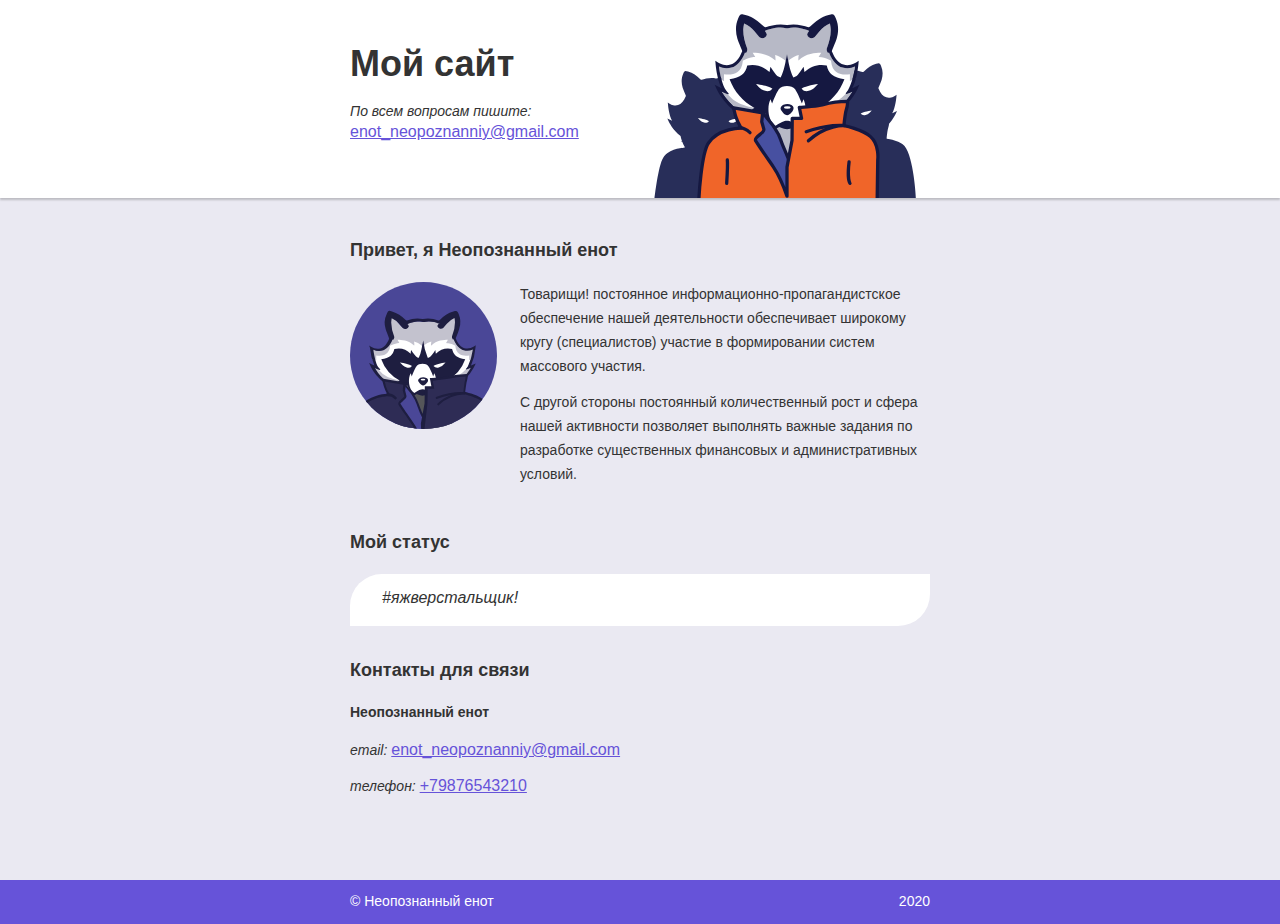
<file: mysite/index.html>
<!DOCTYPE html>
<html lang="ru">
<head>
  <meta charset="utf-8">
  <meta name="viewport" content="width=device-width, initial-scale=1.0">
  <link rel="stylesheet" href="style.css">
  <title>Мой сайт – Неопознанный енот</title>
</head>
<body class="page">
  <header class="page-header">
    <div class="container">
      <h1 class="page-title">Мой сайт</h1>
      <p><i>По всем вопросам пишите:</i><br><a href="mailto:enot_neopoznanniy@gmail.com">enot_neopoznanniy@gmail.com</a></p>
    </div>
  </header>
  <main>
    <section class="about container">
      <h2 class="section-title">Привет, я Неопознанный енот</h2>
      <img class="about-image" src="img/unknown-raccoon.svg" width="147" height="147" alt="Неопознанный енот">
      <div class="about-content">
        <p>Товарищи! постоянное информационно-пропагандистское обеспечение нашей деятельности обеспечивает широкому кругу (специалистов) участие в формировании систем массового участия.</p>
        <p>С другой стороны постоянный количественный рост и сфера нашей активности позволяет выполнять важные задания по разработке существенных финансовых и административных условий.</p>
      </div>
    </section>
    <section class="status container">
      <h2 class="section-title">Мой статус</h2>
      <p>#яжверстальщик!</p>
    </section>
    <section class="contacts container">
      <h2 class="section-title">Контакты для связи</h2>
        <p class="contacts-name">Неопознанный енот</p>
        <p><i>email:</i> <a href="mailto:enot_neopoznanniy@gmail.com">enot_neopoznanniy@gmail.com</a></p>
        <p><i>телефон:</i> <a href="tel:+79876543210">+79876543210</a></p>
    </section>
  </main>
  <footer class="page-footer">
    <div class="container">
      <p>© Неопознанный енот</p>
      <p>2020</p>
    </div>
  </footer>
</body>
</html>
</file>
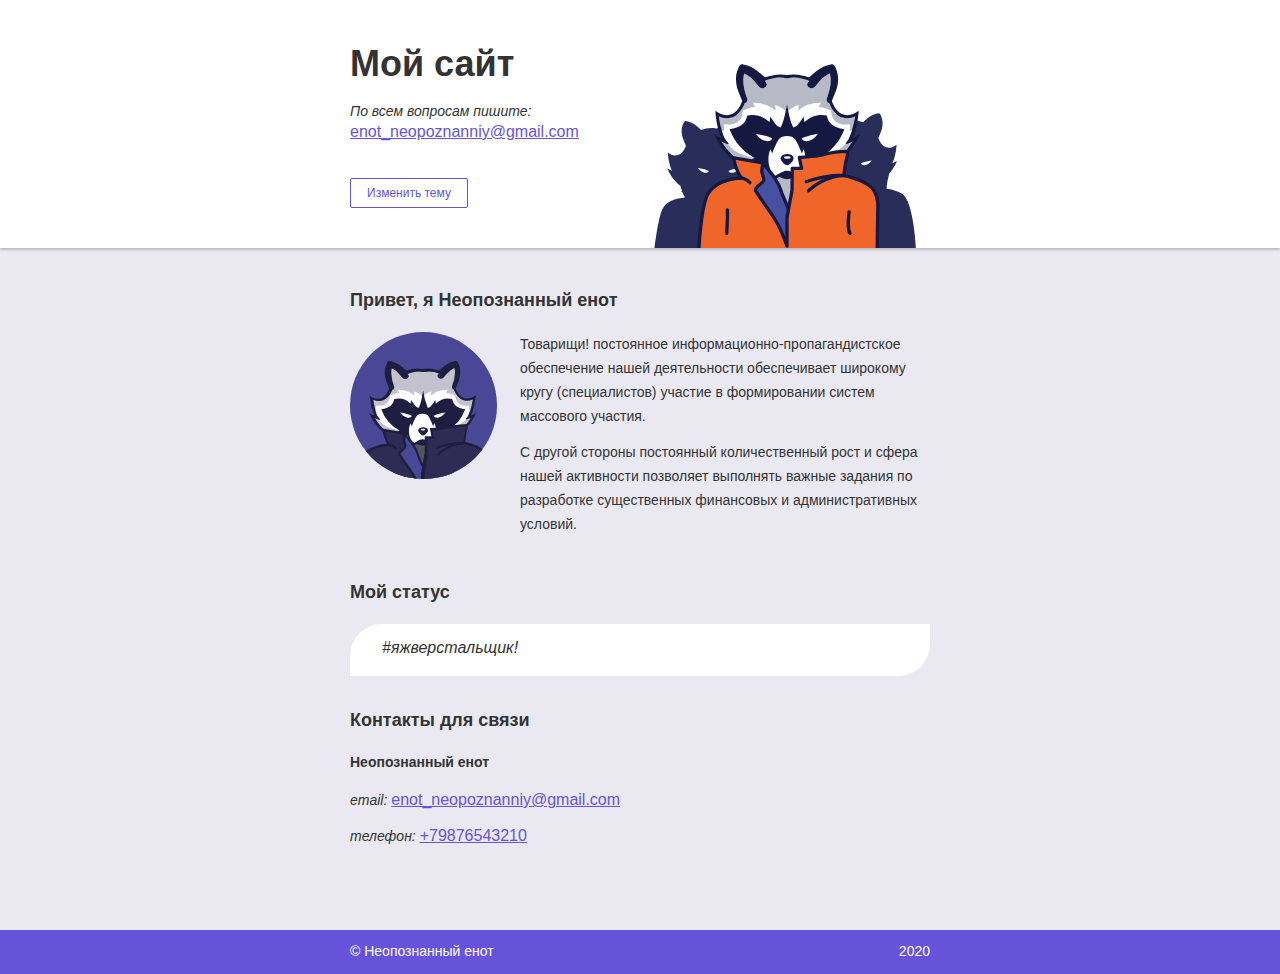
<file: mysite2/index.html>
<!DOCTYPE html>
<html lang="ru">
<head>
  <meta charset="utf-8">
  <meta name="viewport" content="width=device-width, initial-scale=1.0">
  <link rel="stylesheet" href="style-themes.css">
  <title>Мой сайт – Неопознанный енот</title>
</head>
<body class="page">
  <header class="page-header">
    <div class="container">
      <h1 class="page-title">Мой сайт</h1>
      <p><i>По всем вопросам пишите:</i><br><a href="mailto:enot_neopoznanniy@gmail.com">enot_neopoznanniy@gmail.com</a></p>
      <button class="theme-button" type="button">Изменить тему</button>
    </div>
  </header>
  <main>
    <section class="about container">
      <h2 class="section-title">Привет, я Неопознанный енот</h2>
      <img class="about-image" src="img/unknown-raccoon.svg" width="147" height="147" alt="Неопознанный енот">
      <div class="about-content">
        <p>Товарищи! постоянное информационно-пропагандистское обеспечение нашей деятельности обеспечивает широкому кругу (специалистов) участие в формировании систем массового участия.</p>
        <p>С другой стороны постоянный количественный рост и сфера нашей активности позволяет выполнять важные задания по разработке существенных финансовых и административных условий.</p>
      </div>
    </section>
    <section class="status container">
      <h2 class="section-title">Мой статус</h2>
      <p>#яжверстальщик!</p>
    </section>
    <section class="contacts container">
      <h2 class="section-title">Контакты для связи</h2>
        <p class="contacts-name">Неопознанный енот</p>
        <p><i>email:</i> <a href="mailto:enot_neopoznanniy@gmail.com">enot_neopoznanniy@gmail.com</a></p>
        <p><i>телефон:</i> <a href="tel:+79876543210">+79876543210</a></p>
    </section>
  </main>
  <footer class="page-footer">
    <div class="container">
      <p>© Неопознанный енот</p>
      <p>2020</p>
    </div>
  </footer>
<script src="script.js"></script>
</body>
</html>
</file>
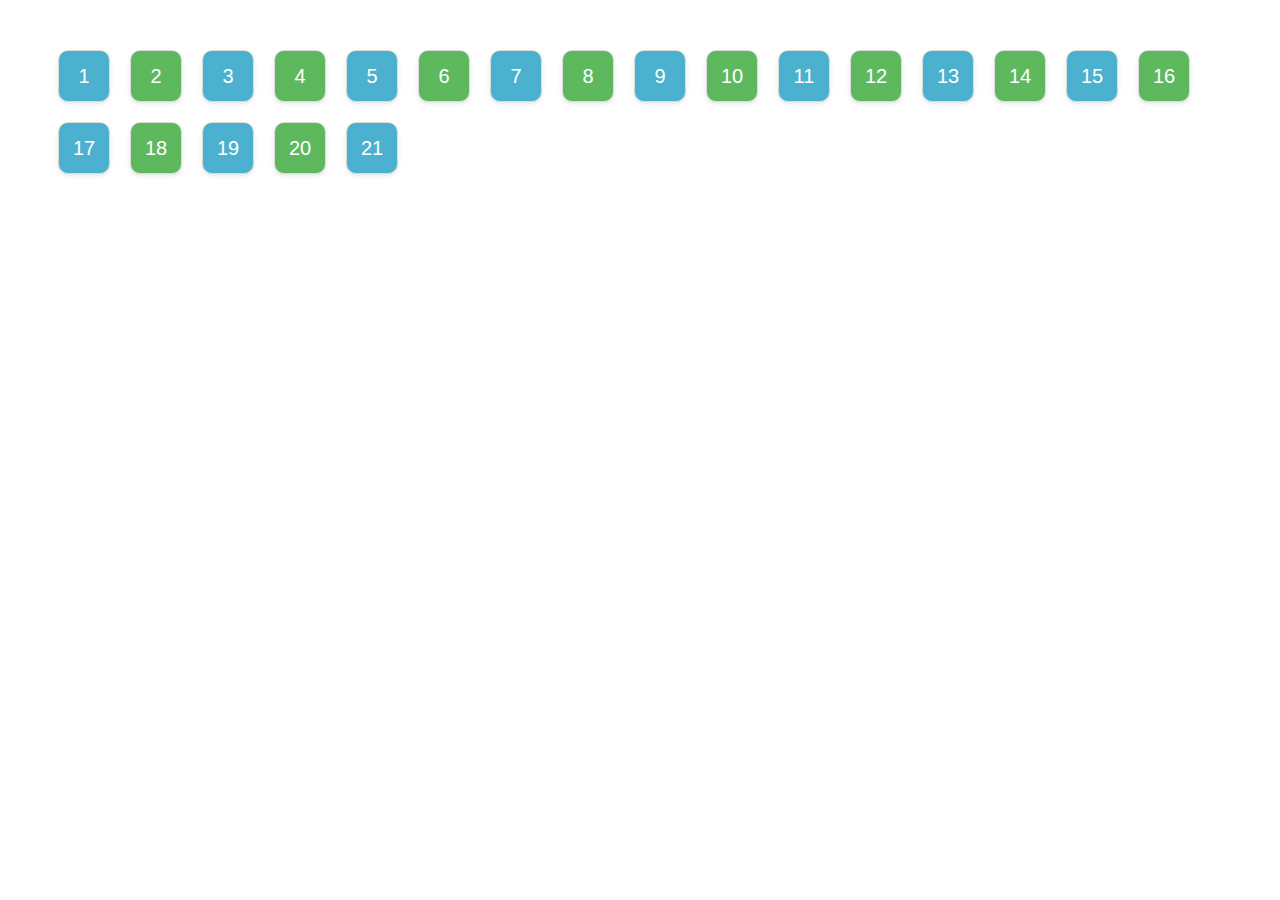
<file: Псевдокласс/index.html>
<!DOCTYPE html>
<html>

<head>
  <title>:nth-child</title>
  <link rel="stylesheet" href="style.css">
</head>

<body>
  <ul>
    <li>1</li>
    <li>2</li>
    <li>3</li>
    <li>4</li>
    <li>5</li>
    <li>6</li>
    <li>7</li>
    <li>8</li>
    <li>9</li>
    <li>10</li>
    <li>11</li>
    <li>12</li>
    <li>13</li>
    <li>14</li>
    <li>15</li>
    <li>16</li>
    <li>17</li>
    <li>18</li>
    <li>19</li>
    <li>20</li>
    <li>21</li>
  </ul>

</body>

</html>
</file>
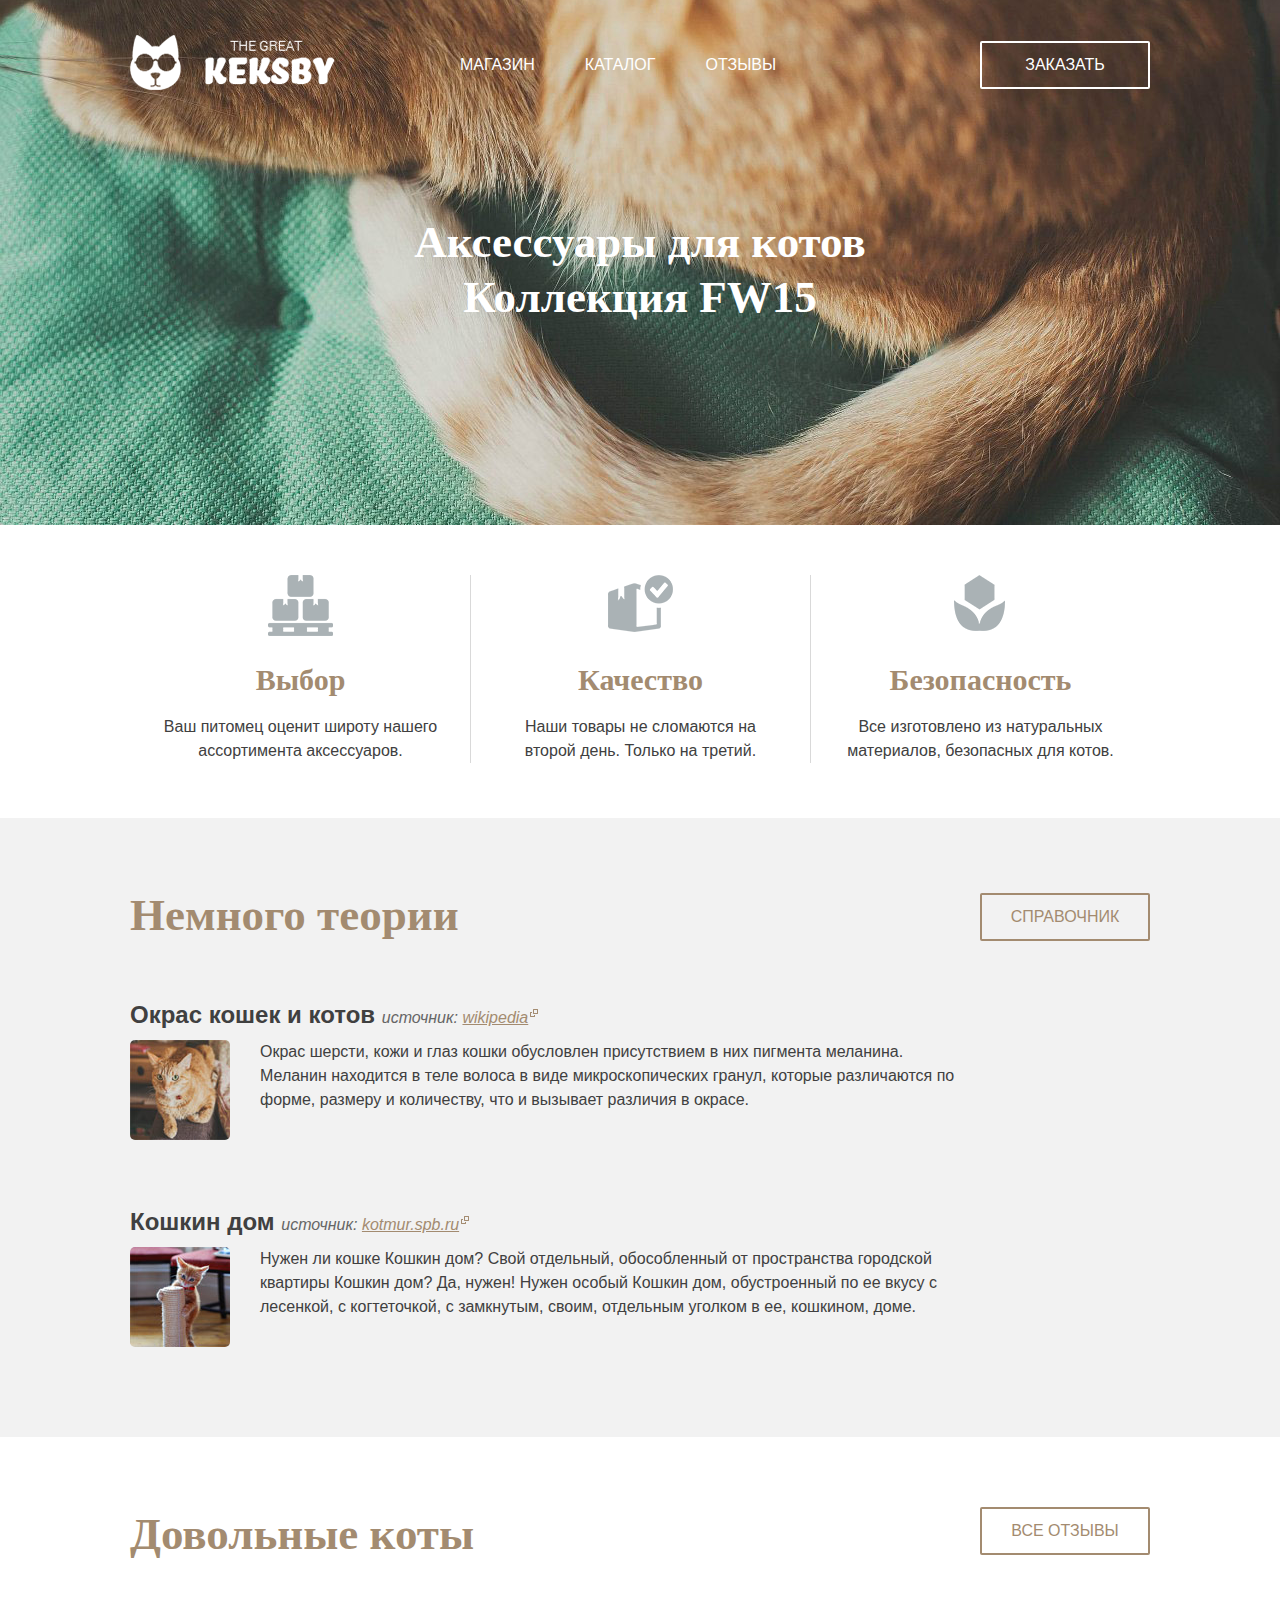
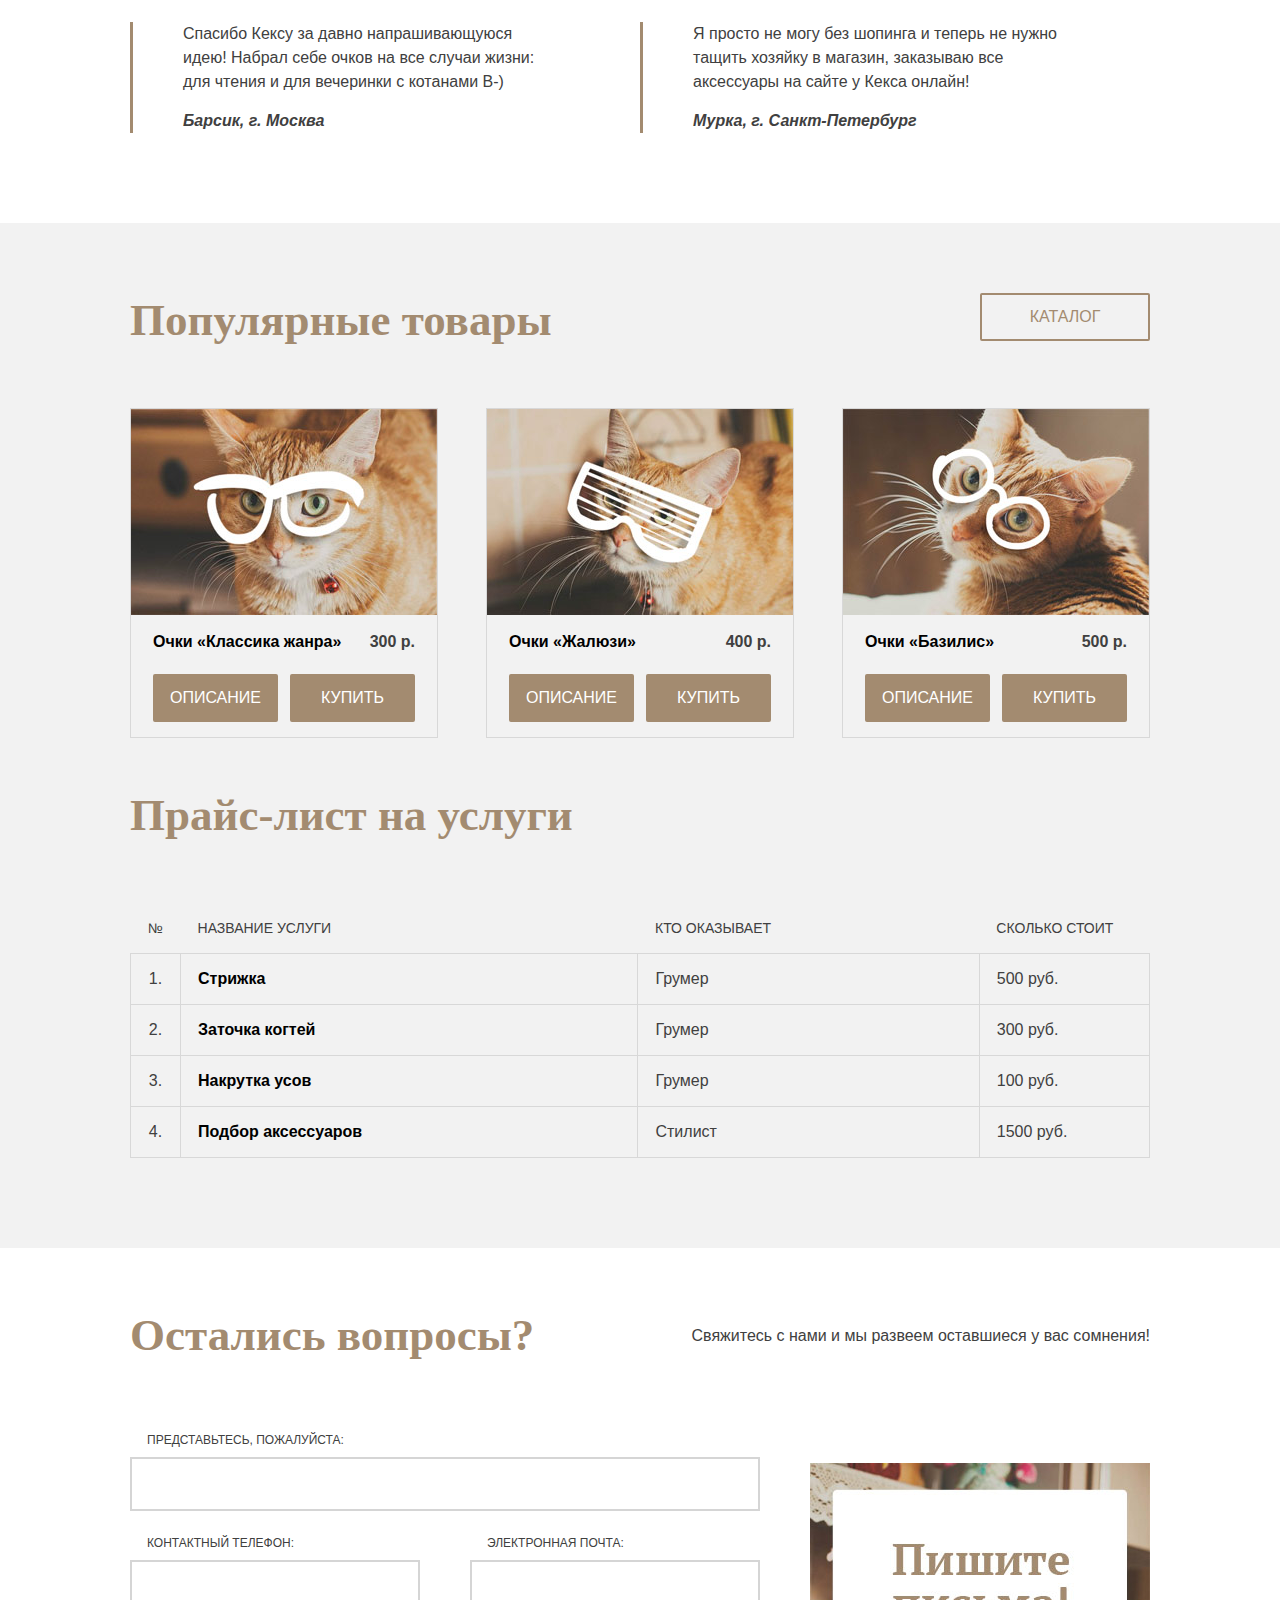
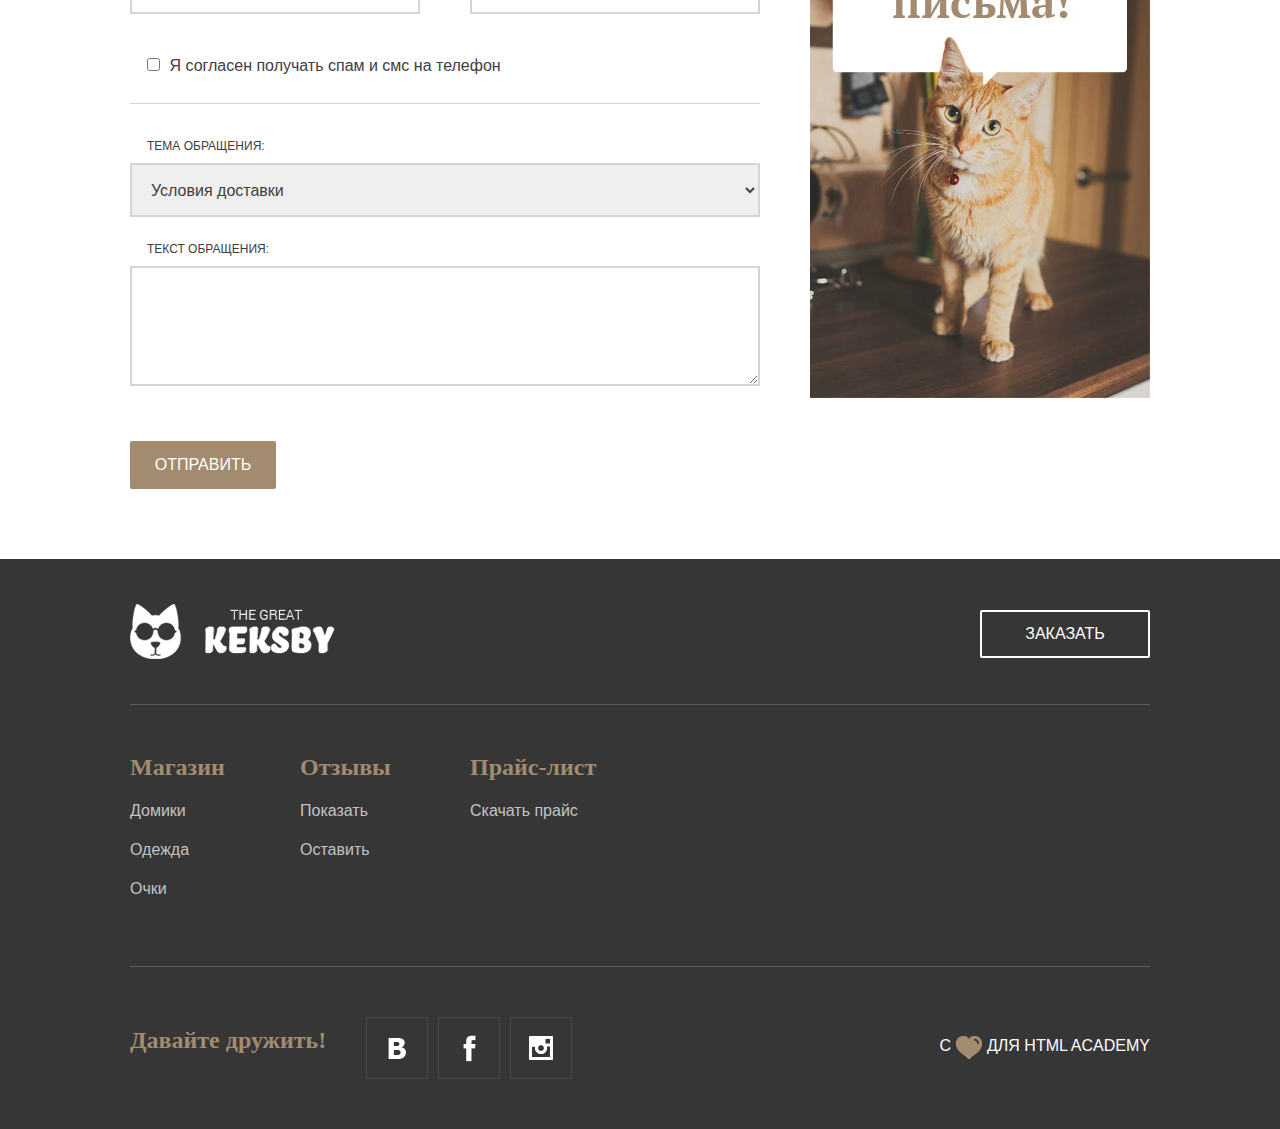
<file: 02. KEKSBY/keksby-final/index.html>
<!DOCTYPE HTML>
<html lang="ru">
  <head>
    <meta charset="utf-8">
    <title>The Great Keksby</title>
    <link rel="stylesheet" href="css/style.css">
  </head>
  <body>
    <div class="page-header">
      <div class="container">
        <div class="header-top clearfix">
          <div class="header-logo">
            <img src="img/logo.png" alt="The Great Keksby" width="205" height="55">
          </div>
          <ul class="main-nav clearfix">
            <li><a href="#">Магазин</a></li>
            <li><a href="#">Каталог</a></li>
            <li><a href="#">Отзывы</a></li>
          </ul>
          <a class="btn btn-quick-order" href="#">Заказать</a>
        </div>
        <div class="promo">
          <a href="#">Аксессуары для котов<br> Коллекция FW15</a>
        </div>
      </div>
    </div>


    <div class="features">
      <div class="container">
        <ul class="clearfix">
          <li class="feature-item feature-choice">
            <h2 class="feature-title">Выбор</h2>
            <p>Ваш питомец оценит широту нашего ассортимента аксессуаров.</p>
          </li>
          <li class="feature-item feature-quality">
            <h2 class="feature-title">Качество</h2>
            <p>Наши товары не сломаются на второй день. Только на третий.</p>
          </li>
          <li class="feature-item feature-safety">
            <h2 class="feature-title">Безопасность</h2>
            <p>Все изготовлено из натуральных материалов, безопасных для котов.</p>
          </li>
        </ul>
      </div>
    </div>


    <div class="cat-reference">
      <div class="container">
        <h2 class="section-title">Немного теории</h2>
        <a class="btn to-full-reference" href="#" title="Открыть справочник">Справочник</a>
        <dl>
          <div class="theory-container">
            <dt class="reference-title">
              Окрас кошек и котов
              <i class="reference-source">источник: <a target="_blank" href="https://ru.wikipedia.org">wikipedia</a></i>
            </dt>
            <dd>
              <img src="img/article-1.jpg" alt="Окрас кошек и котов" width="100" height="100">
              <p>Окрас шерсти, кожи и глаз кошки обусловлен присутствием в них пигмента меланина. Меланин находится в теле волоса в виде микроскопических гранул, которые различаются по форме, размеру и количеству, что и вызывает различия в окрасе.</p>
            </dd>
          </div>
          <div class="theory-container">
            <dt class="reference-title">
              Кошкин дом
              <i class="reference-source">источник: <a target="_blank" href="http://kotmur.spb.ru">kotmur.spb.ru</a></i>
            </dt>
            <dd>
              <img src="img/article-2.jpg" alt="Кошкин дом" width="100" height="100">
              <p>Нужен ли кошке Кошкин дом? Свой отдельный, обособленный от пространства городской квартиры Кошкин дом? Да, нужен! Нужен особый Кошкин дом, обустроенный по ее вкусу с лесенкой, с когтеточкой, с замкнутым, своим, отдельным уголком в ее, кошкином, доме.</p>
            </dd>
          </div>
        </dl>
      </div>
    </div>


    <div class="reviews">
      <div class="container">
        <h2 class="section-title">Довольные коты</h2>
        <a class="btn to-all-reviews" href="#" title="Посмотреть все отзывы">Все отзывы</a>
        <div class="reviews-list clearfix">
          <blockquote class="review-item">
            <p>Спасибо Кексу за давно напрашивающуюся идею! Набрал себе очков на все случаи жизни: для чтения и для вечеринки с котанами B-)</p>
            <cite class="review-author">Барсик, г. Москва</cite>
          </blockquote>
          <blockquote class="review-item">
            <p>Я просто не могу без шопинга и теперь не нужно тащить хозяйку в магазин, заказываю все аксессуары на сайте у Кекса онлайн!</p>
            <cite class="review-author">Мурка, г. Санкт-Петербург</cite>
          </blockquote>
        </div>
      </div>
    </div>


    <div class="popular-and-price">
      <div class="container">
        <h2 class="section-title">Популярные товары</h2>
        <a class="btn to-catalog" href="#" title="Посмотреть все товары">Каталог</a>
        <div class="popular-items clearfix">
          <div class="catalog-item">
            <img src="img/glasses-1.jpg" alt="очки «Классика жанра»" width="306" height="206">
            <h3>Очки «Классика жанра»</h3>
            <b class="catalog-item-price">300 р.</b>
            <a class="btn btn-info" href="#">Описание</a>
            <a class="btn btn-buy" href="#">Купить</a>
          </div>
          <div class="catalog-item">
            <img src="img/glasses-2.jpg" alt="очки «Жалюзи»" width="306" height="206">
            <h3>Очки «Жалюзи»</h3>
            <b class="catalog-item-price">400 р.</b>
            <a class="btn btn-info" href="#">Описание</a>
            <a class="btn btn-buy" href="#">Купить</a>
          </div>
          <div class="catalog-item">
            <img src="img/glasses-3.jpg" alt="очки «Базилис»" width="306" height="206">
            <h3>Очки «Базилис»</h3>
            <b class="catalog-item-price">500 р.</b>
            <a class="btn btn-info" href="#">Описание</a>
            <a class="btn btn-buy" href="#">Купить</a>
          </div>
        </div>

        <h2 class="section-title">Прайс-лист на услуги</h2>
        <table class="price-list">
          <tr>
            <th class="price-number">№</th>
            <th>Название услуги</th>
            <th>Кто оказывает</th>
            <th>Сколько стоит</th>
          </tr>
          <tr>
            <td class="price-number">1.</td>
            <td class="price-name">Стрижка</td>
            <td class="price-master">Грумер</td>
            <td class="price-cost">500 руб.</td>
          </tr>
          <tr>
            <td class="price-number">2.</td>
            <td class="price-name">Заточка когтей</td>
            <td class="price-master">Грумер</td>
            <td class="price-cost">300 руб.</td>
          </tr>
          <tr>
            <td class="price-number">3.</td>
            <td class="price-name">Накрутка усов</td>
            <td class="price-master">Грумер</td>
            <td class="price-cost">100 руб.</td>
          </tr>
          <tr>
            <td class="price-number">4.</td>
            <td class="price-name">Подбор аксессуаров</td>
            <td class="price-master">Стилист</td>
            <td class="price-cost">1500 руб.</td>
          </tr>
        </table>
      </div>
    </div>


    <div class="feedback">
      <div class="container">
        <h2 class="section-title">Остались вопросы?</h2>
        <p class="feedback-tip">Свяжитесь с нами и мы развеем оставшиеся у вас сомнения!</p>
        <form class="feedback-form" action="/keksby-mail" method="post">
          <div class="feedback-form-group">
            <label for="fullname">Представьтесь, пожалуйста:</label>
            <input type="text" name="fullname" id="fullname">
          </div>
          <div class="clearfix">
            <div class="feedback-form-group feedback-form-group-left-part">
              <label for="phone">Контактный телефон:</label>
              <input type="text" name="phone" id="phone">
            </div>
            <div class="feedback-form-group feedback-form-group-right-part">
              <label for="email">Электронная почта:</label>
              <input type="text" name="email" id="email">
            </div>
          </div>
          <div class="checkbox-area">
            <label>
              <input type="checkbox" name="subscription">
              Я согласен получать спам и смс на телефон
            </label>
          </div>
          <div class="feedback-form-group">
            <label for="topic">Тема обращения:</label>
            <select name="topic" id="topic">
              <option value="1">Условия доставки</option>
              <option value="2">Возврат товара</option>
              <option value="3">Жалоба в Роспотребнадзор</option>
            </select>
          </div>
          <div class="feedback-form-group">
            <label for="message">Текст обращения:</label>
            <textarea name="message" id="message"></textarea>
          </div>
          <input class="btn" type="submit" value="Отправить">
        </form>
      </div>
    </div>


    <div class="page-footer">
      <div class="container">
        <div class="footer-top clearfix">
          <div class="footer-logo">
            <img src="img/logo.png" alt="The Great Keksby" width="205" height="55">
          </div>
          <a class="btn btn-quick-order" href="#">Заказать</a>
        </div>

        <div class="footer-middle clearfix">
          <div class="footer-menu">
            <h3>Магазин</h3>
            <ul>
              <li><a href="#">Домики</a></li>
              <li><a href="#">Одежда</a></li>
              <li><a href="#">Очки</a></li>
            </ul>
          </div>
          <div class="footer-menu">
            <h3>Отзывы</h3>
            <ul>
              <li><a href="#">Показать</a></li>
              <li><a href="#">Оставить</a></li>
            </ul>
          </div>
          <div class="footer-menu">
            <h3>Прайс-лист</h3>
            <ul>
              <li><a href="#">Скачать прайс</a></li>
            </ul>
          </div>
        </div>

        <div class="footer-bottom clearfix">
          <div class="footer-social">
            <b>Давайте дружить!</b>
            <a class="social-btn social-btn-vk" href="https://vk.com/htmlacademy">Вконтакте</a>
            <a class="social-btn social-btn-fb" href="https://facebook.com/htmlacademy">Фейсбук</a>
            <a class="social-btn social-btn-in" href="https://instagram.com/htmlacademy">Инстаграм</a>
          </div>
          <div class="footer-copyright">
            С <span class="heart">любовью</span> для <a href="https://htmlacademy.ru">HTML Academy</a>
          </div>
        </div>
      </div>
    </div>

  </body>
</html>
</file>
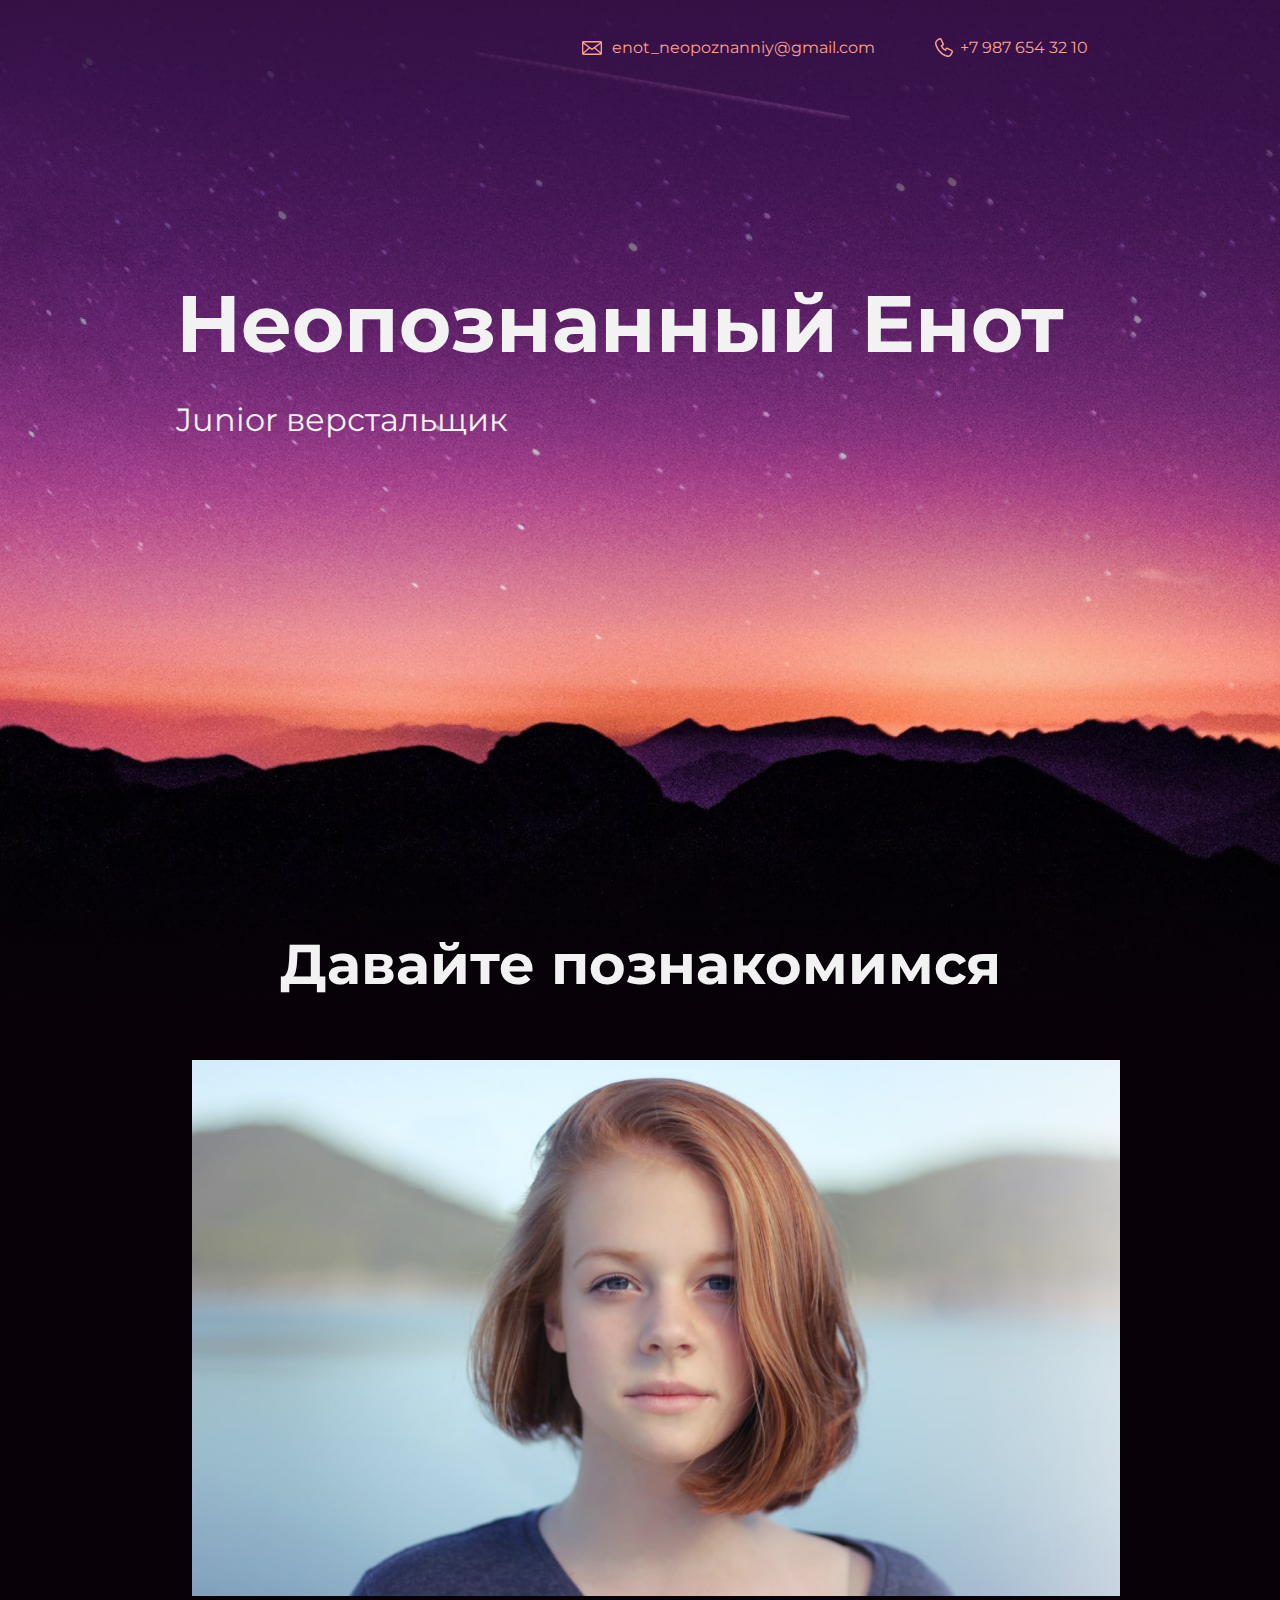
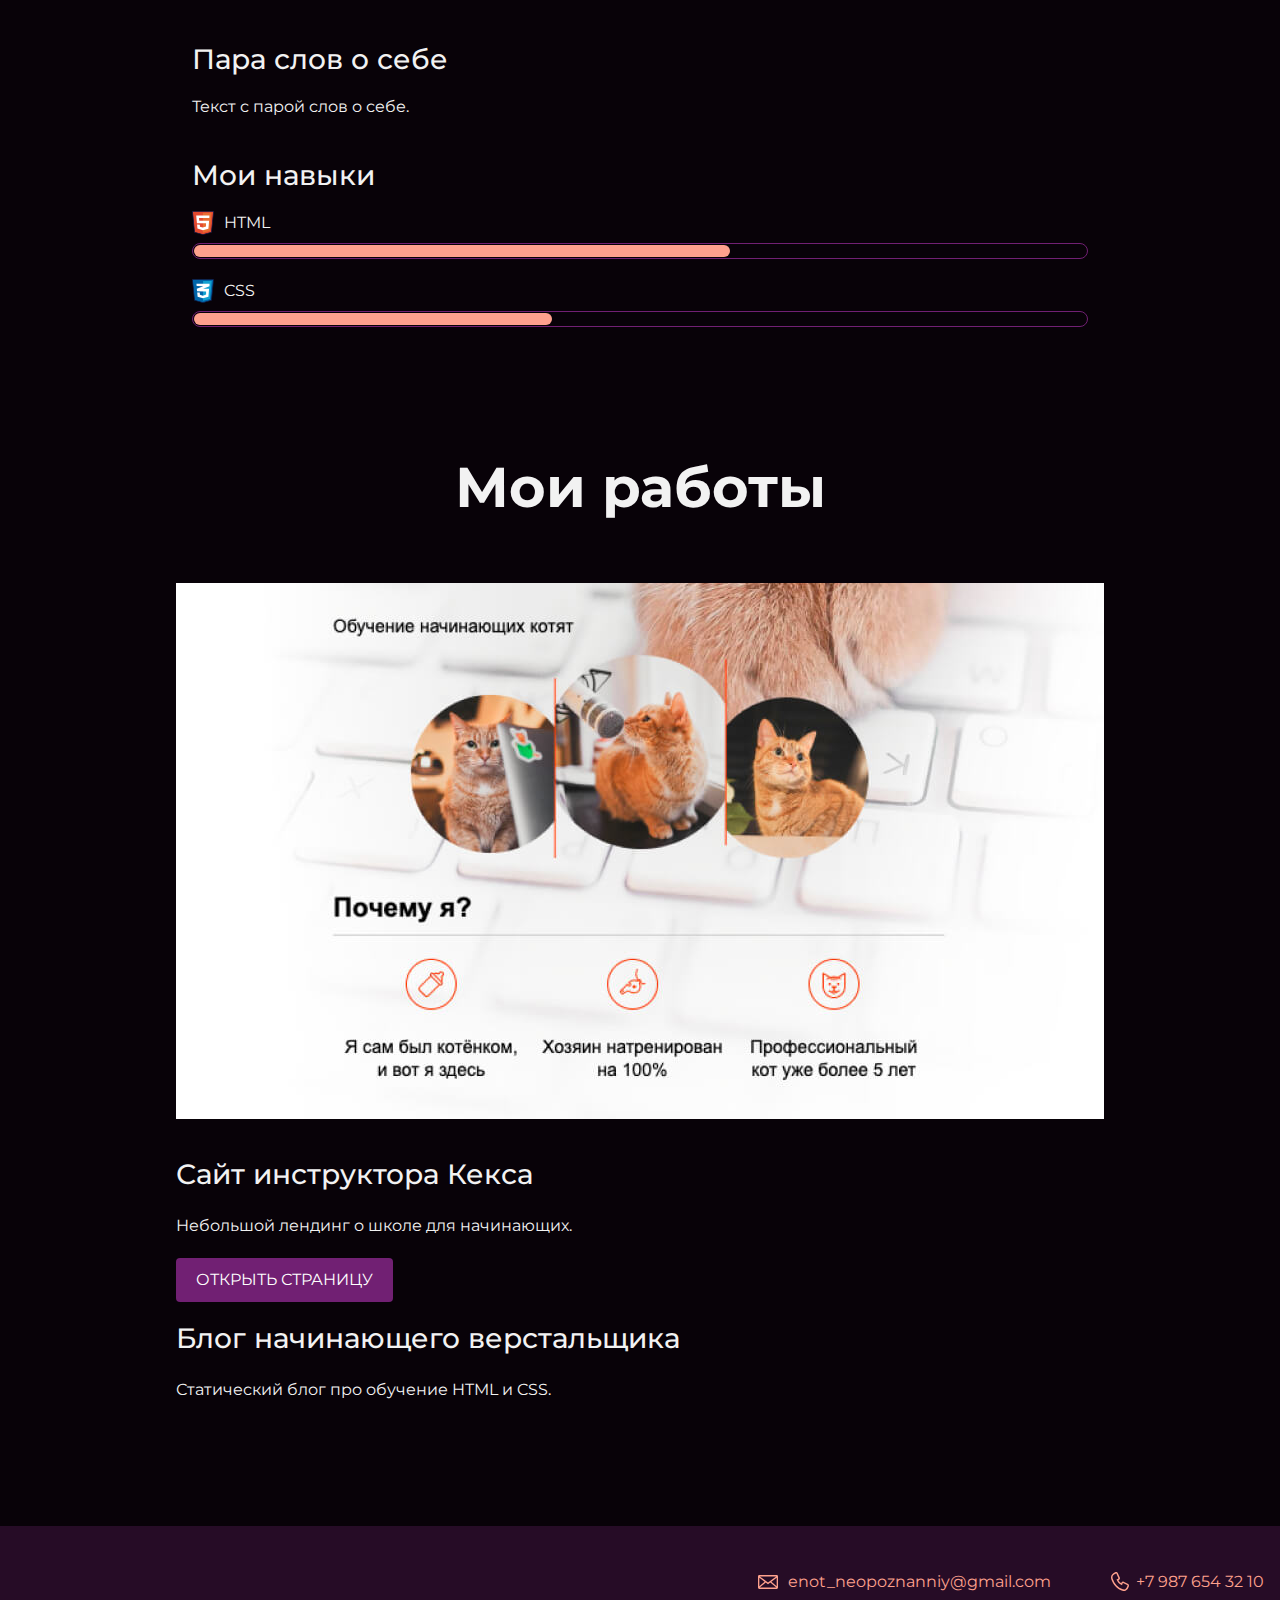
<file: 03. Мой портфолио/portfolio-step-1/index.html>
<!DOCTYPE html>
<html lang="ru">
  <head>
    <meta charset="UTF-8">
    <link rel="stylesheet" href="style.css">
    <link href="https://fonts.googleapis.com/css?family=Montserrat:400,500,700|Old+Standard+TT&display=swap&subset=cyrillic" rel="stylesheet">
    <title>Портфолио Junior верстальщика</title>
  </head>

  <body>
   <div class = "container">
    <header class="page-header">
    <div class="container">
    <a href="mailto:enot_neopoznanniy@gmail.com" class="header-email">enot_neopoznanniy@gmail.com</a>
    <a href="tel:+79876543210" class = "header-phone">+7 987 654 32 10</a>
    </div>
    </header>

    <section class="hero-image">
      <h1 class="heading">Неопознанный Енот</h1>
      <p>Junior верстальщик</p>
    </section>

    <section class="intro">
        <div class = "container">
      <h2 class="subheading">Давайте познакомимся</h2>
      <figure class ="user-image">
        <img src="files/user.jpg" width="928" height="536" alt="Фотография Неопознанного Енота">
    </figure>
      <div>   
      <h3>Пара слов о себе</h3>
      <p>Текст с парой слов о себе.</p>
      </div>
      <div class="skills">
  <h3>Мои навыки</h3>
  <dl class="skills-list">
    <dt class="skill-html">HTML</dt>
    <dd class="level"><div style="width: 60%;">60%</div></dd>
    <dt class="skill-css">CSS</dt>
    <dd class="level"><div style="width: 40%;">40%</div></dd>
  </dl>
</div>
    </section>
    </div>
    <section class="portfolio">
      <h2 class="subheading">Мои работы</h2>
      <figure class="project-image">
  <img src="files/project.jpg" width="928" height="536" alt="Cайт инструктора Кекса">
</figure>
</div>
<div class = "container">
      <h3>Сайт инструктора Кекса</h3>
      <p>Небольшой лендинг о школе для начинающих.</p>
      <a class="button" href="source/project/index.html">Открыть страницу</a>
<p></p>
      <h3>Блог начинающего верстальщика</h3>
      <p>Статический блог про обучение HTML и CSS.</p>
    </section>
    </div>
    <footer class="page-footer">
  <div class="container">
    <a class="footer-email" href="mailto:enot_neopoznanniy@gmail.com">enot_neopoznanniy@gmail.com</a>
    <a class="footer-phone" href="tel:+79876543210">+7 987 654 32 10</a>
  </div>
</footer>
</div><div>
  </body>
</html>
</file>
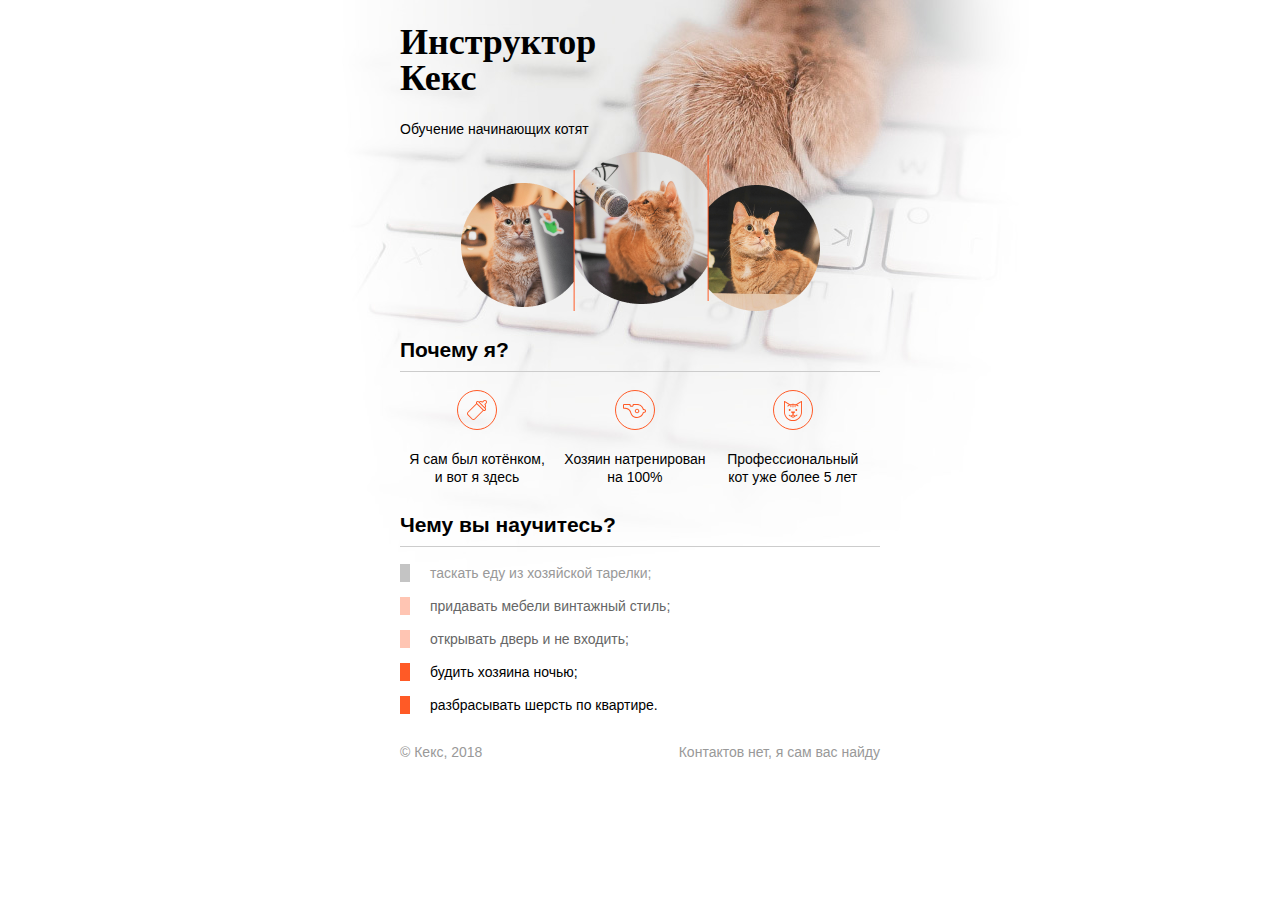
<file: project (1)/project/index.html>
<!DOCTYPE html>
<html lang="ru">
  <head>
    <meta charset="utf-8">
    <title>Инструктор Кекс</title>
    <link rel="stylesheet" href="style.css">
  </head>
  <body>
    <div class="container">
      <header class="site-header">
        <h1>Инструктор Кекс</h1>
        <p>Обучение начинающих котят</p>
        <img src="img/keks.png">
      </header>

      <section class="features">
        <h2>Почему я?</h2>
        <p class="feature-kitten">Я сам был котёнком, и вот я здесь</p>
        <p class="feature-train">Хозяин натренирован на 100%</p>
        <p class="feature-cat">Профессиональный кот уже более 5 лет</p>
      </section>

      <section class="skills">
        <h2>Чему вы научитесь?</h2>
        <ul class="skills-list">
          <li class="skills-item">таскать еду из хозяйской тарелки;</li>
          <li class="skills-item standart">придавать мебели винтажный стиль;</li>
          <li class="skills-item standart">открывать дверь и не входить;</li>
          <li class="skills-item vip">будить хозяина ночью;</li>
          <li class="skills-item vip">разбрасывать шерсть по квартире.</li>
        </ul>
      </section>

      <footer class="site-footer">
        <p>© Кекс, 2018</p>
        <p>Контактов нет, я сам вас найду</p>
      </footer>
    </div>
  </body>
</html>
</file>
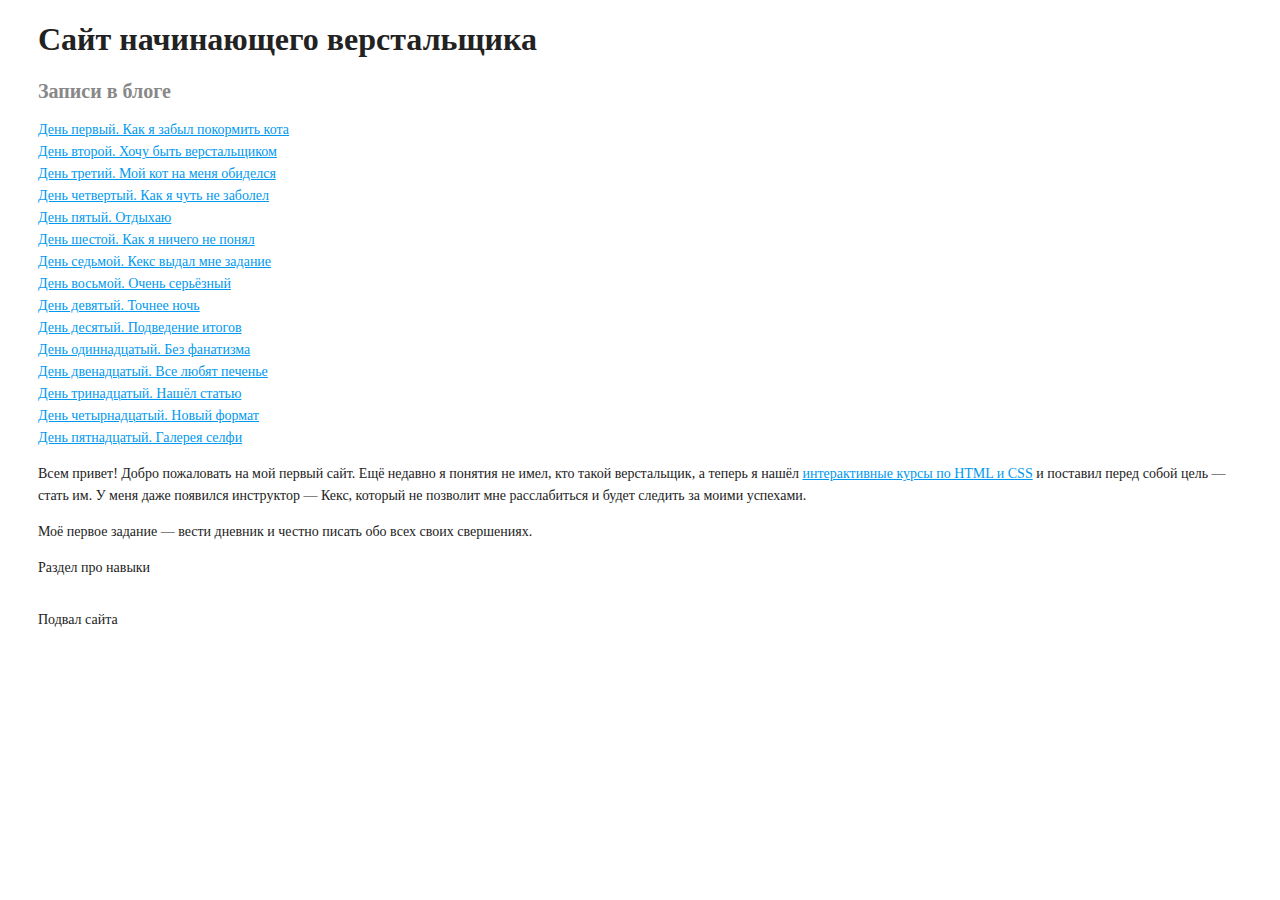
<file: project-state-3/project/index.html>
<!DOCTYPE html>
<html lang="ru">
  <head>
    <meta charset="utf-8">
    <meta name="keywords" content="вёрстка, HTML, CSS, блог">
    <meta name="description" content="Блог о процессе обучения веб-технологиям">
    <title>Сайт начинающего верстальщика</title>
    <link rel="stylesheet" href="style.css">
  </head>
  <body>
    <header>
      <h1>Сайт начинающего верстальщика</h1>
    </header>
    <main>
      <nav>
        <h2>Записи в блоге</h2>
        <ul class="days">
          <li><a href="day-1.html">День первый. Как я забыл покормить кота</a></li>
          <li><a href="day-2.html">День второй. Хочу быть верстальщиком</a></li>
          <li><a href="day-3.html">День третий. Мой кот на меня обиделся</a></li>
          <li><a href="day-4.html">День четвертый. Как я чуть не заболел</a></li>
          <li><a href="day-5.html">День пятый. Отдыхаю</a></li>
          <li><a href="day-6.html">День шестой. Как я ничего не понял</a></li>
          <li><a href="day-7.html">День седьмой. Кекс выдал мне задание</a></li>
          <li><a href="day-8.html">День восьмой. Очень серьёзный</a></li>
          <li><a href="day-9.html">День девятый. Точнее ночь</a></li>
          <li><a href="day-10.html">День десятый. Подведение итогов</a></li>
          <li><a href="day-11.html">День одиннадцатый. Без фанатизма</a></li>
          <li><a href="day-12.html">День двенадцатый. Все любят печенье</a></li>
          <li><a href="day-13.html">День тринадцатый. Нашёл статью</a></li>
          <li><a href="day-14.html">День четырнадцатый. Новый формат</a></li>
          <li><a href="day-15.html">День пятнадцатый. Галерея селфи</a></li>
        </ul>
      </nav>
      <section>
        <p>Всем привет! Добро пожаловать на мой первый сайт. Ещё недавно я понятия не имел, кто такой верстальщик, а теперь я нашёл <a href="https://htmlacademy.ru/courses">интерактивные курсы по HTML и CSS</a> и поставил перед собой цель — стать им. У меня даже появился инструктор — Кекс, который не позволит мне расслабиться и будет следить за моими успехами.</p>
        <p>Моё первое задание — вести дневник и честно писать обо всех своих свершениях.</p>
      </section>
      <section>
        Раздел про навыки
      </section>
    </main>
    <footer>
      Подвал сайта
    </footer>
  </body>
</html>
</file>
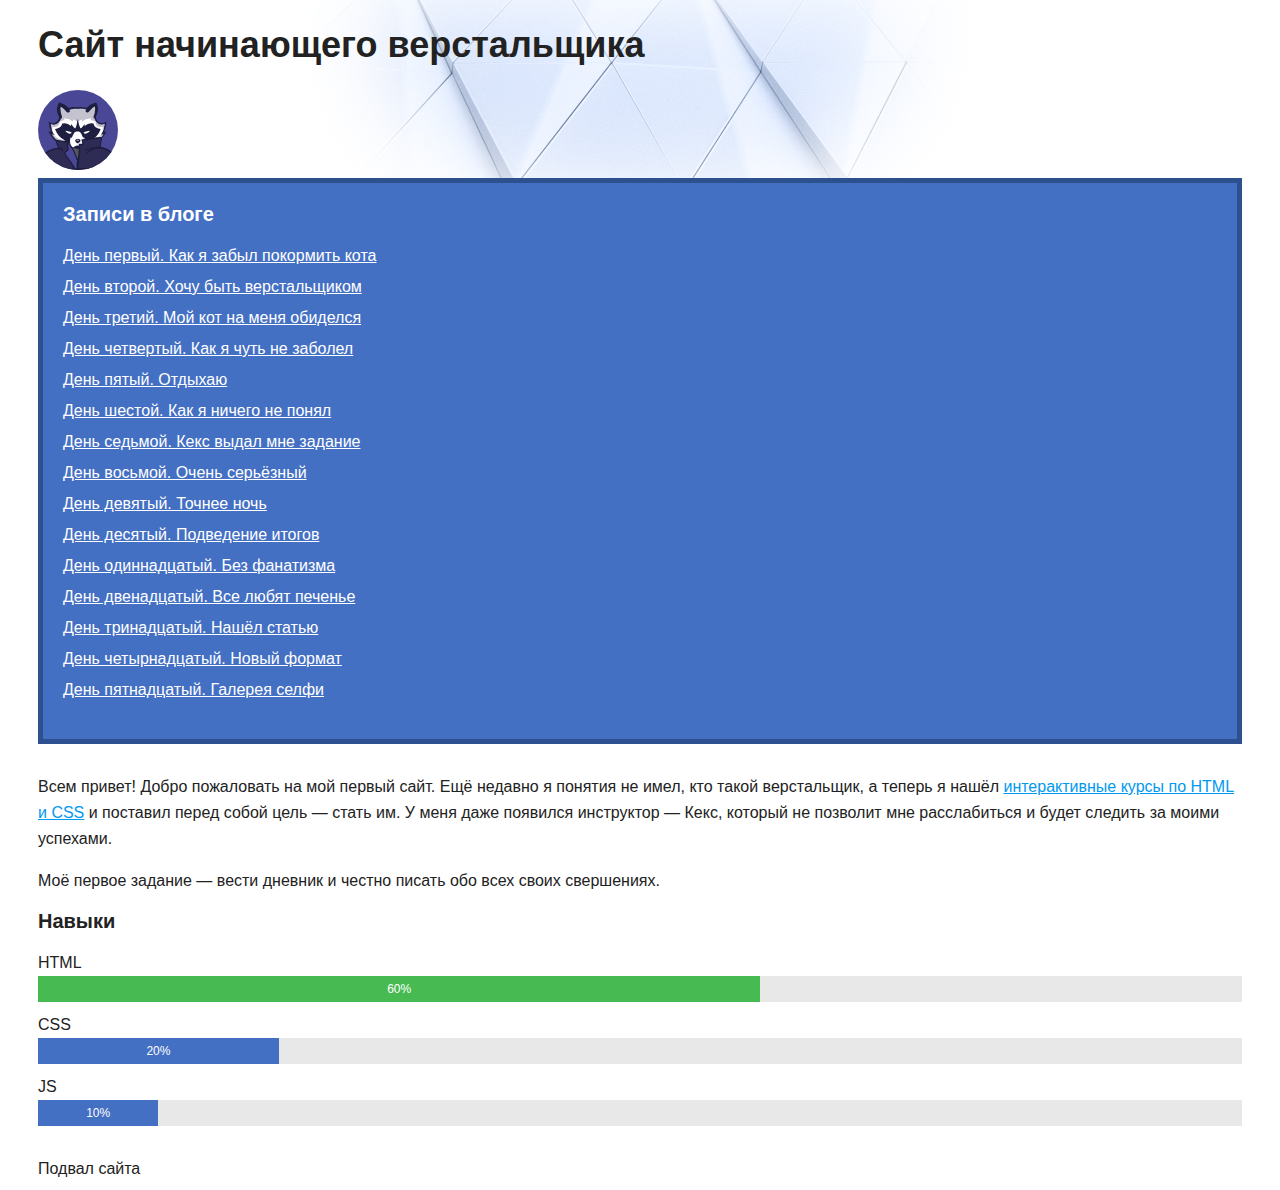
<file: project-state-4/project/index.html>
<!DOCTYPE html>
<html lang="ru">
  <head>
    <meta charset="utf-8">
    <title>Сайт начинающего верстальщика</title>
    <link rel="stylesheet" href="style.css">
  </head>
  <body>
    <header>
      <h1>Сайт начинающего верстальщика</h1>
    </header>
    <main>
      <img class="avatar" src="img/raccoon.svg" width="80" height="80" alt="Аватарка">
      <nav class="blog-navigation">
        <h2>Записи в блоге</h2>
        <ul>
          <li><a href="day-1.html">День первый. Как я забыл покормить кота</a></li>
          <li><a href="day-2.html">День второй. Хочу быть верстальщиком</a></li>
          <li><a href="day-3.html">День третий. Мой кот на меня обиделся</a></li>
          <li><a href="day-4.html">День четвертый. Как я чуть не заболел</a></li>
          <li><a href="day-5.html">День пятый. Отдыхаю</a></li>
          <li><a href="day-6.html">День шестой. Как я ничего не понял</a></li>
          <li><a href="day-7.html">День седьмой. Кекс выдал мне задание</a></li>
          <li><a href="day-8.html">День восьмой. Очень серьёзный</a></li>
          <li><a href="day-9.html">День девятый. Точнее ночь</a></li>
          <li><a href="day-10.html">День десятый. Подведение итогов</a></li>
          <li><a href="day-11.html">День одиннадцатый. Без фанатизма</a></li>
          <li><a href="day-12.html">День двенадцатый. Все любят печенье</a></li>
          <li><a href="day-13.html">День тринадцатый. Нашёл статью</a></li>
          <li><a href="day-14.html">День четырнадцатый. Новый формат</a></li>
          <li><a href="day-15.html">День пятнадцатый. Галерея селфи</a></li>
        </ul>
      </nav>
      <section>
        <p>Всем привет! Добро пожаловать на мой первый сайт. Ещё недавно я понятия не имел, кто такой верстальщик, а теперь я нашёл <a href="https://htmlacademy.ru/courses">интерактивные курсы по HTML и CSS</a> и поставил перед собой цель — стать им. У меня даже появился инструктор — Кекс, который не позволит мне расслабиться и будет следить за моими успехами.</p>
        <p>Моё первое задание — вести дневник и честно писать обо всех своих свершениях.</p>
      </section>
      <section>
        <h2>Навыки</h2>
        <dl class="skills">
          <dt>HTML</dt>
          <dd><div class="skills-level skills-level-ok" style="width: 60%;">60%</div></dd>
          <dt>CSS</dt>
          <dd><div class="skills-level" style="width: 20%;">20%</div></dd>
          <dt>JS</dt>
          <dd><div class="skills-level" style="width: 10%;">10%</div></dd>
        </dl>
      </section>
    </main>
    <footer>
      Подвал сайта
    </footer>
  </body>
</html>
</file>
<file: mysite/style.css>
* {
  box-sizing: border-box;
}

.container {
  width: 580px;
  margin: 0 auto;
}

.page {
  display: flex;
  flex-direction: column;
  min-width: 640px;
  min-height: 100vh;
  margin: 0;
  font-family: "Verdana", "Tahoma", sans-serif;
  font-size: 14px;
  line-height: 18px;
  color: #333333;
  background-color: #eae9f2;
}

.section-title {
  width: 100%;
  margin: 0;
  margin-bottom: 20px;
  padding: 0;
  font-weight: bold;
  font-size: 18px;
  line-height: 24px;
}

a {
  color: #6653d9;
}

a:focus {
  outline-color: #b6aaff;
}

.page-header {
  margin-bottom: 40px;
  color: #333333;
  background-color: #ffffff;
  box-shadow: 0 2px 2px rgba(0, 0, 0, 0.2);
}

.page-header .container {
  padding-top: 40px;
  padding-bottom: 40px;
  background-image: url("img/raccoons.svg");
  background-repeat: no-repeat;
  background-position: bottom right;
  background-size: 290px 212px;
}

.page-header a {
  font-size: 16px;
  line-height: 24px;
}

.page-title {
  margin: 0;
  margin-bottom: 4px;
  padding: 0;
  font-weight: bold;
  font-size: 36px;
  line-height: 48px;
}

.about {
  display: flex;
  flex-wrap: wrap;
  justify-content: space-between;
  margin-bottom: 32px;
 }

.about-image {
   width: 147px;
   height: 147px;
   border-radius: 50%;
 }

.about-content {
   width: 410px;
   font-size: 14px;
   line-height: 24px;
 }

.about-content p {
   margin: 0;
   margin-bottom: 12px;
   padding: 0;
 }

.status {
  margin-bottom: 32px;
}

.status p {
  margin: 0;
  padding-top: 12px;
  padding-right: 32px;
  padding-bottom: 16px;
  padding-left: 32px;
  border-radius: 32px 0;
  font-size: 16px;
  line-height: 24px;
  font-style: italic;
  color: #333333;
  background-color: #ffffff;
}

.contacts {
  margin-bottom: 82px;
}

.contacts img {
  width: 146px;
  height: 146px;
  margin-right: 24px;
}

.contacts p {
  margin: 0;
  margin-bottom: 12px;
  padding: 0;
  font-size: 14px;
  line-height: 24px;
}

p.contacts-name {
  margin-top: 20px;
  margin-bottom: 16px;
  font-weight: bold;
  line-height: 20px;
}

.contacts a {
  font-size: 16px;
  line-height: 24px;
}

.page-footer {
  margin-top: auto;
  color: #ffffff;
  background-color: #6653d9;
}

.page-footer .container {
  display: flex;
  align-items: center;
  justify-content: space-between;
  padding-top: 12px;
  padding-bottom: 14px;
}

.page-footer p {
  margin: 0;
  padding: 0;
}
</file>
<file: mysite2/style-themes.css>
* {
  box-sizing: border-box;
}

.container {
  width: 580px;
  margin: 0 auto;
}

.page {
  display: flex;
  flex-direction: column;
  min-width: 640px;
  min-height: 100vh;
  margin: 0;
  font-family: "Verdana", "Tahoma", sans-serif;
  font-size: 14px;
  line-height: 18px;
  color: #333333;
  background-color: #eae9f2;
}

.section-title {
  width: 100%;
  margin: 0;
  margin-bottom: 20px;
  padding: 0;
  font-weight: bold;
  font-size: 18px;
  line-height: 24px;
}

a {
  color: #6653d9;
}

a:focus {
  outline-color: #b6aaff;
}

.page-header {
  margin-bottom: 40px;
  background-color: #ffffff;
  box-shadow: 0 2px 2px rgba(0, 0, 0, 0.2);
}

.page-header .container {
  padding-top: 40px;
  padding-bottom: 40px;
  background-image: url("img/raccoons.svg");
  background-repeat: no-repeat;
  background-position: bottom right;
  background-size: 290px 212px;
}

.page-header a {
  font-size: 16px;
  line-height: 24px;
}

.page-title {
  margin: 0;
  margin-bottom: 4px;
  padding: 0;
  font-weight: bold;
  font-size: 36px;
  line-height: 48px;
}

.theme-button {
  position: relative;
  margin-top: 20px;
  padding-top: 7px;
  padding-right: 16px;
  padding-bottom: 7px;
  padding-left: 16px;
  font-size: 12px;
  border-radius: 2px;
  background-color: transparent;
  cursor: pointer;
  color: #6653d9;
  border: 1px solid #6653d9;
}

.theme-button:active {
  opacity: 0.8;
}

.theme-button:focus,
.theme-button:hover {
  color: #ffffff;
  background-color: #6653d9;
}
.theme-button:focus {
  outline-color: #b6aaff;
}

.about {
  display: flex;
  flex-wrap: wrap;
  justify-content: space-between;
  margin-bottom: 32px;
 }

.about-image {
   width: 147px;
   height: 147px;
   border-radius: 50%;
 }

.about-content {
   width: 410px;
   font-size: 14px;
   line-height: 24px;
 }

.about-content p {
   margin: 0;
   margin-bottom: 12px;
   padding: 0;
 }

.status {
  margin-bottom: 32px;
}

.status p {
  margin: 0;
  padding-top: 12px;
  padding-right: 32px;
  padding-bottom: 16px;
  padding-left: 32px;
  border-radius: 32px 0;
  font-size: 16px;
  line-height: 24px;
  font-style: italic;
  background-color: #ffffff;
}

.contacts {
  margin-bottom: 82px;
}

.contacts img {
  width: 146px;
  height: 146px;
  margin-right: 24px;
}

.contacts p {
  margin: 0;
  margin-bottom: 12px;
  padding: 0;
  font-size: 14px;
  line-height: 24px;
}

p.contacts-name {
  margin-top: 20px;
  margin-bottom: 16px;
  font-weight: bold;
  line-height: 20px;
}

.contacts a {
  font-size: 16px;
  line-height: 24px;
}

.page-footer {
  margin-top: auto;
  color: #ffffff;
  background-color: #6653d9;
}

.page-footer .container {
  display: flex;
  align-items: center;
  justify-content: space-between;
  padding-top: 12px;
  padding-bottom: 14px;
}

.page-footer p {
  margin: 0;
  padding: 0;
}

/* Тёмная тема */
.dark-theme {
  color: #f2f2f2;
  background-color: #17161a;
}

.dark-theme .page-header{
  background-color: #3f3c53;
  box-shadow: 0 2px 2px rgba(0, 0, 0, 0.6);
}

.dark-theme a {
  color: #9484f2;
}

.dark-theme .theme-button {
  color: #9484f2;
  border: 1px solid #9484f2;
}

.dark-theme .theme-button:focus,
.dark-theme .theme-button:hover {
  color: #17161a;
  background-color: #9484f2;
}

.dark-theme .status p {
  background-color: #2a2930;
}

.dark-theme .page-footer {
  background-color: #373540;
  color: #f2f2f2;
}
</file>
<file: Псевдокласс/style.css>
li:nth-child(odd) {
  color: white;
  background-color: #4BB1CF;
}
li:nth-child(even) {
  color: white;
  background-color: #5EB95E;
}
ul {
  margin: 50px;
  padding: 0;
  list-style: none;
}
li {
  float: left;
  width: 50px;
  height: 50px;
  margin-bottom: 20px;
  margin-right: 20px;
  border-radius: 10px;
  background: #eeeeee;
  border: 1px solid #dddddd;
  cursor: pointer;
  text-align: center;
  line-height: 50px;
  font-size: 20px;
  font-family: "Tahoma", sans-serif;
  box-shadow: 0 2px 4px rgba(0, 0, 0, 0.1);
}
</file>
<file: 02. KEKSBY/keksby-final/css/style.css>
body {
  min-width: 1040px;
  margin: 0;
  padding: 0;
  font-size: 16px;
  line-height: 24px;
  font-family: "Arial", sans-serif;
  color: #404040;
  background-color: white;
}

.container {
  width: 1020px;
  margin: 0 auto;
}

.clearfix::after {
  content: "";
  display: table;
  clear: both;
}

.page-header {
  min-height: 490px;
  padding-top: 35px;
  background-image: url("../img/header-bg.jpg");
  background-repeat: no-repeat;
  background-position: center;
  background-size: cover;
}

.page-header,
.page-footer {
  color: #c3c3c3;
  background-color: #363636;
}

.header-top {
  margin-bottom: 125px;
}

.header-logo {
  float: left;
  width: 205px;
  height: 55px;
}

.header-logo img {
  width: 205px;
  height: 55px;
}

.main-nav {
  float: left;
  width: 520px;
  margin: 0;
  margin-top: 18px;
  margin-left: 125px;
  padding: 0;
  list-style: none;
}

.main-nav li {
  float: left;
  margin-right: 50px;
  text-transform: uppercase;
}

.main-nav li:last-child {
  margin-right: 0;
}

.main-nav a {
  color: #ffffff;
  text-decoration: none;
}

.main-nav a:hover {
  text-decoration: underline;
}

.main-nav a:active {
  color: rgba(255, 255, 255, 0.3);
}

.btn {
  display: inline-block;
  width: 146px;
  padding: 10px;
  font: inherit;
  vertical-align: top;
  text-align: center;
  color: #a38b70;
  text-transform: uppercase;
  text-decoration: none;
  word-wrap: break-word;
  border: 2px solid #a38b70;
  border-radius: 2px;
}

.btn:hover {
  color: #8d745a;
  border-color: #8d745a;
}

.btn:active {
  color: rgba(141, 116, 90, 0.3);
  border-color: #8d745a;
}

.btn-quick-order {
  float: right;
  margin-top: 6px;
  color: #ffffff;
  border-color: #ffffff;
}

.btn-quick-order:hover {
  color: #404040;
  background-color: #ffffff;
  border-color: #ffffff;
}

.btn-quick-order:active {
  color: rgba(64, 64, 64, 0.3);
  background-color: #ffffff;
  border-color: #ffffff;
}

.promo {
  font-weight: bold;
  font-size: 45px;
  line-height: 55px;
  font-family: "Georgia", serif;
  text-align: center;
}

.promo a {
  color: #ffffff;
  text-decoration: none;
}

.features {
  padding-top: 50px;
  padding-bottom: 55px;
}

.features ul {
  margin: 0;
  padding: 0;
  list-style: none;
}

.feature-item {
  position: relative;
  float: left;
  width: 279px;
  padding-top: 90px;
  padding-right: 30px;
  padding-left: 30px;
  text-align: center;
  border-left: 1px solid #d9d9d9;
}

.feature-item:first-child {
  border-left-color: transparent;
}

.feature-item::before {
  content: "";
  position: absolute;
  top: 0;
  left: 137px;
  width: 65px;
  height: 65px;
  background-image: url("../img/sprite.png");
  background-repeat: no-repeat;
}

.feature-choice::before {
  background-position: -5px -5px;
}

.feature-quality::before {
  background-position: -5px -76px;
}

.feature-safety::before {
  background-position: 1px -143px;
}

.feature-title {
  margin: 0;
  margin-bottom: 20px;
  font-weight: bold;
  font-size: 30px;
  line-height: 30px;
  font-family: "Georgia", serif;
  color: #a38b70;
}

.feature-item p {
  margin: 0;
}

.cat-reference {
  padding-top: 70px;
  padding-bottom: 90px;
  background-color: #f2f2f2;
}

.cat-reference .container {
  position: relative;
}

.section-title {
  margin: 0;
  margin-right: 180px;
  margin-bottom: 60px;
  font-weight: bold;
  font-size: 45px;
  line-height: 55px;
  font-family: "Georgia", serif;
  color: #a38b70;
}

.to-full-reference {
  position: absolute;
  top: 5px;
  right: 0;
}

.cat-reference dl {
  width: 830px;
  margin: 0;
  padding: 0;
}

.cat-reference dt {
  margin: 0;
  margin-bottom: 10px;
}

.cat-reference dd {
  position: relative;
  min-height: 100px;
  margin: 0;
  padding-left: 130px;
}

.cat-reference dd img {
  position: absolute;
  top: 0;
  left: 0;
  width: 100px;
  height: 100px;
  border-radius: 5px;
}

.cat-reference dd p {
  margin: 0;
}

.theory-container:first-child {
  margin-bottom: 70px;
}

.reference-title {
  font-weight: bold;
  font-size: 24px;
}

.reference-source {
  font-weight: normal;
  font-size: 16px;
  color: #666666;
  font-style: italic;
}

.reference-source a {
  position: relative;
  color: #a38b70;
}

.reference-source a:hover {
  color: #8d745a;
}

.reference-source a:active {
  color: rgba(141, 116, 90, 0.3);
}

.reference-source a::after {
  content: "";
  position: absolute;
  top: 0;
  right: -10px;
  width: 8px;
  height: 8px;
  background: url("../img/sprite.png") no-repeat -5px -210px;
}

.reviews {
  padding-top: 70px;
  padding-bottom: 90px;
}

.reviews .container {
  position: relative;
}

.to-all-reviews {
  position: absolute;
  top: 0;
  right: 0;
}

.review-item {
  float: left;
  width: 377px;
  margin: 0;
  margin-right: 80px;
  padding: 0;
  padding-left: 50px;
  border-left: 3px solid #a38b70;
}

.review-item p {
  margin: 0;
  margin-bottom: 15px;
}

.review-author {
  font-weight: bold;
  font-style: italic;
}

.popular-and-price {
  padding-top: 70px;
  padding-bottom: 90px;
  background-color: #f2f2f2;
}

.popular-and-price .container {
  position: relative;
}

.popular-items {
  margin-bottom: 50px;
}

.to-catalog {
  position: absolute;
  top: 0;
  right: 0;
}

.catalog-item {
  position: relative;
  float: left;
  width: 262px;
  margin-right: 48px;
  padding: 15px 22px;
  padding-top: 221px;

  border: 1px solid #d8d8d8;
}

.catalog-item:last-child {
  margin-right: 0;
}

.catalog-item img {
  position: absolute;
  top: 0;
  left: 0;
  width: 306px;
  height: 206px;
}

.catalog-item h3 {
  float: left;
  max-width: 205px;
  margin: 0;
  margin-bottom: 20px;
  font-size: 16px;
  color: #000000;
}

.catalog-item-price {
  float: right;
  max-width: 55px;
  margin-bottom: 20px;
}

.catalog-item .btn {
  width: 101px;
  color: #ffffff;
  background-color: #a38b70;
}

.catalog-item .btn:hover {
  background-color: #8d745a;
}

.catalog-item .btn:active {
  color: rgba(255, 255, 255, 0.3);
}

.catalog-item .btn-info {
  float: left;
  clear: left;
}

.catalog-item .btn-buy {
  float: right;
}

.price-list {
  width: 100%;
  border-collapse: collapse;
  line-height: 30px;
}

.price-list th {
  font-weight: normal;
  font-size: 14px;
  text-align: left;
  text-transform: uppercase;
}

.price-list td {
  border: 1px solid #d8d8d8;
}

.price-list th,
.price-list td {
  padding: 10px 17px;
}

.price-list .price-number {
  width: 15px;
  text-align: center;
}

.price-list .price-name {
  width: 422px;
  font-weight: bold;
  color: #000000;
}

.price-list .price-master {
  width: 306px;
}

.price-list .price-cost {
  width: 135px;
}

.feedback {
  padding-top: 60px;
  padding-bottom: 70px;
}

.feedback .container {
  position: relative;
}

.feedback .section-title {
  max-width: 500px;
}

.feedback-tip {
  position: absolute;
  top: 0;
  right: 0;
  max-width: 500px;
}

.feedback-form {
  width: 630px;
  padding-right: 390px;
  background-image: url("../img/write.jpg");
  background-repeat: no-repeat;
  background-position: 100% 40px;
}

.feedback-form-group {
  margin-bottom: 15px;
}

.feedback-form-group-left-part {
  float: left;
}

.feedback-form-group-right-part {
  float: right;
}

.feedback-form-group-left-part,
.feedback-form-group-right-part {
  width: 290px;
}

.feedback-form-group label {
  display: inline-block;
  padding: 5px 0;
  padding-left: 17px;
  font-size: 12px;
  text-transform: uppercase;
}

.feedback-form input[type="text"],
.feedback-form select,
.feedback-form textarea {
  box-sizing: border-box;
  width: 100%;
  height: 54px;
  padding: 9px 15px;
  font: inherit;
  color: inherit;
  border: 2px solid #d5d5d5;
}

.feedback-form input[type="text"]:hover,
.feedback-form select:hover,
.feedback-form textarea:hover {
  border-color: #bebebe;
}

.feedback-form input[type="text"]:focus,
.feedback-form select:focus,
.feedback-form textarea:focus {
  border-color: #8d745a;
}

.feedback-form textarea {
  display: block;
  min-height: 120px;
}

.checkbox-area {
  margin-bottom: 25px;
  padding-top: 25px;
  padding-bottom: 25px;
  padding-left: 17px;
  border-bottom: 1px solid #d5d5d5;
}

.checkbox-area input[type="checkbox"] {
  margin: 0;
  margin-right: 5px;
}

.feedback-form .btn {
  margin-top: 40px;
  color: #ffffff;
  background-color: #a38b70;
}

.feedback-form .btn:hover {
  background-color: #8d745a;
}

.feedback-form .btn:active {
  color: rgba(255, 255, 255, 0.3);
}

.page-footer {
  padding-top: 45px;
  padding-bottom: 50px;
}

.footer-top {
  margin-bottom: 45px;
}

.footer-logo {
  float: left;
  width: 205px;
  height: 55px;
}

.footer-logo img {
  width: 205px;
  height: 55px;
}

.footer-middle {
  margin-bottom: 50px;
  padding-top: 50px;
}

.footer-middle,
.footer-bottom {
  border-top: 1px solid #5e5e5e;
}

.footer-menu {
  float: left;
  width: 150px;
  margin-right: 20px;
}

.footer-menu h3 {
  margin: 0;
  margin-bottom: 20px;
  font-weight: bold;
  font-size: 24px;
  font-family: "Georgia", serif;
  color: #a38b70;
}

.footer-menu ul {
  margin: 0;
  padding: 0;
  list-style: none;
}

.footer-menu li {
  margin-bottom: 15px;
}

.footer-menu a {
  color: #c3c3c3;
  text-decoration: none;
}

.footer-menu a:hover {
  color: #ffffff;
}

.footer-menu a:active {
  color: rgba(255, 255, 255, 0.3);
}

.footer-bottom {
  padding-top: 50px;
}

.footer-social {
  float: left;
  width: 490px;
  font-size: 0;
}

.footer-social b {
  margin-right: 40px;
  font-weight: bold;
  font-size: 24px;
  font-family: "Georgia", serif;
  color: #a38b70;
}

.social-btn {
  display: inline-block;
  width: 60px;
  height: 60px;
  margin-right: 10px;
  vertical-align: middle;
  color: #ffffff;
  background-image: url("../img/sprite.png");
  background-repeat: no-repeat;
  border: 1px solid rgba(255, 255, 255, 0.1);
}

.social-btn:hover {
  border-color: rgba(255, 255, 255, 0.3);
}

.social-btn:active {
  border-color: #ffffff;
  opacity: 0.1;
}

.social-btn-vk {
  background-position: 16px -238px;
}

.social-btn-fb {
  background-position: 19px -297px;
}

.social-btn-in {
  background-position: 13px -358px;
}

.footer-copyright {
  float: right;
  width: 236px;
  margin-top: 17px;
  text-align: right;
  color: #ffffff;
  text-transform: uppercase;
}

.footer-copyright .heart {
  display: inline-block;
  width: 27px;
  height: 24px;
  font-size: 0;
  vertical-align: middle;
  background-image: url("../img/sprite.png");
  background-repeat: no-repeat;
  background-position: -5px -419px;
}

.footer-copyright a {
  color: #ffffff;
  text-decoration: none;
}

.footer-copyright a:hover {
  text-decoration: underline;
}

.footer-copyright a:active {
  color: rgba(255, 255, 255, 0.3);
}
</file>
<file: 03. Мой портфолио/portfolio-step-1/style.css>
body {
  margin: 0;
  min-width: 960px;
  font-family: "Montserrat", "Helvetica", "Arial", sans-serif;
  font-size: 16px;
  line-height: 32px;
  color: #f2f2f2;
  background-color: #080208;
  background-image: url("img/hero-bg.jpg");
  background-repeat: no-repeat;
  background-position: top center;
}

.container {
  max-width: 928px;
  margin: 0 auto;
  padding: 0 16px;
}

.page-header {
  margin: 0 0 180px;
  padding: 32px 0 32px;
}

.page-header .container,
.page-footer .container {
  max-width: 1408px;
  text-align: right;
}

.page-header a {
  margin-left: 56px;
  color: #fea18d;
  text-decoration: none;
  background-repeat: no-repeat;
  background-position: left;
}

.header-email {
  padding-left: 30px;
  background-image: url("img/icon-email.svg");
}

.header-phone {
  padding-left: 25px;
  background-image: url("img/icon-phone.svg");
}

.hero-image {
  margin-bottom: 480px;
}

.hero-image .container {
  max-width: 1408px;
  text-align: center;
}

.heading {
  margin: 0 0 24px;
  font-size: 80px;
  line-height: 96px;
}

.hero-image p {
  margin: 0;
  font-size: 32px;
  line-height: 48px;
}

.intro {
  margin: 0 0 120px;
}

.subheading {
  margin: 0 0 56px;
  font-size: 56px;
  line-height: 80px;
  text-align: center;
}

.user-image {
  margin: 0 0 32px;
  text-align: center;
}

.intro h3,
.portfolio h3 {
  margin: 0 0 12px;
  font-size: 28px;
  line-height: 40px;
  font-weight: 500;
}

.intro p {
  margin: 0 0 32px;
}

.skills-list {
  margin: 0;
  padding: 0;
}

.skills-list dt {
  padding-left: 32px;
  background-repeat: no-repeat;
  background-position: left;
}

.skill-html {
  background-image: url("img/icon-html.svg");
}

.skill-css {
  background-image: url("img/icon-css.svg");
}

.level {
  margin: 4px 0 16px;
  padding: 0;
  height: 14px;
  font-size: 0;
  background-color: #080208;
  border: 1px solid #712073;
  border-radius: 8px;
}

.level div {
  margin: 1px;
  height: 12px;
  background-color: #fea18d;
  border-radius: 6px;
}

.portfolio {
  margin: 0 0 120px;
}

.projects {
  margin: 0;
  padding: 0;
  list-style: none;
}

.projects li {
  margin: 0 0 80px;
}

.project-image {
  margin: 0 0 24px;
  text-align: center;
}

.projects p {
  margin: 0 0 24px;
}

.button {
  padding: 6px 20px;
  display: inline-block;
  vertical-align: baseline;
  text-decoration: none;
  text-transform: uppercase;
  border-radius: 4px;
  background-color: #712073;
  color: #ffffff;
}

.page-footer {
  padding: 40px 0;
  background-color: #260c26;
}

.page-footer a {
  margin-left: 56px;
  color: #fea18d;
  text-decoration: none;
  background-repeat: no-repeat;
  background-position: left;
}

.footer-email {
  padding-left: 30px;
  background-image: url("img/icon-email.svg");
}

.footer-phone {
  padding-left: 25px;
  background-image: url("img/icon-phone.svg");
}
</file>
<file: project (1)/project/style.css>
body {
  padding: 0;
  font-family: "Arial", sans-serif;
  font-size: 14px;
  line-height: 18px;
  color: #000000;
  background: #ffffff url("img/keks-background.jpg") no-repeat 50% 0;
}

h1 {
  width: 260px;
  font-family: "Georgia", serif;
  font-size: 36px;
  line-height: 36px;
}

h2 {
  padding-bottom: 12px;
  border-bottom: 1px solid #cccccc;
}

.site-header {
  margin-bottom: 30px;
}

.skills-item {
  margin-bottom: 15px;
  padding-left: 20px;
  border-left: 10px solid #c4c4c4;
  color: #999999;
}

.standart {
  border-color: #ffc5b3;
  color: #666666;
}

/* Добавьте правило ниже */

.vip {
  border-color: #ff5a26;
  color: #000000;
}

.container {
  width: 480px;
  margin: 0 auto;
}

.site-header img {
  display: block;
  margin: 0 auto;
}

.features {
  margin-bottom: 30px;
}

.features p {
  display: inline-block;
  vertical-align: top;
  width: 30%;
  margin: 0 5px;
  text-align: center;
  background-repeat: no-repeat;
  background-position: center top;
}

.feature-kitten {
  padding-top: 60px;
  background-image: url("img/bottle.svg");
}

.feature-cat {
  padding-top: 60px;
  background-image: url("img/cat.svg");
}

.feature-train {
  padding-top: 60px;
  background-image: url("img/whistle.svg");
}

.skills-list {
  padding: 0;
  list-style: none;
}

.site-footer {
  display: flex;
  justify-content: space-between;
  color: #999999;
}
</file>
<file: project-state-3/project/style.css>
body {
  padding: 0 30px;
  font-size: 14px;
  line-height: 22px;
  font-family: "Georgia", serif;
  color: #222222;
}

h1 {
  font-size: 32px;
  line-height: normal;
}

h2 {
  font-size: 20px;
  line-height: normal;
}

nav {
  color: #888888;
}

aside {
  margin: 20px 0;
  color: #c4c4c4;
}

pre,
code {
  font-family: "Courier New", "Courier", monospace;
  color: #6a2cce;
}

pre {
  line-height: normal;
}

blockquote {
  padding-left: 14px;
  border-left: 2px solid #6a2cce;

  color: #6a2cce;
}

cite {
  color: #222222;
}

time {
  color: #6a2cce;
}

a[href] {
  color: #0099ef;
  text-decoration-line: underline;
}

.days {
  list-style: none;
  padding-left: 0;
}

figure {
  margin-left: 0;
  margin-right: 0;
}

figure img {
  vertical-align: middle;
  border: 8px solid rgb(202, 224, 248);
}

figcaption {
  width: 502px;
  padding-bottom: 8px;
  font-size: 12px;
  letter-spacing: 0.02em;
  font-style: italic;
  text-align: center;
  background-color: rgb(202, 224, 248);
}

.pagination a {
  display: inline-block;
  margin-right: 30px;
  margin-bottom: 15px;
}

.pagination {
  text-align: center;
  color: #888888;
}

.danger-text {
  color: #ff4400;
}

.danger-block {
  padding: 5px 10px;
  background-color: #ffd0bf;
}

.no-danger-block {
  padding: 5px 10px;
  background-color: #c6f5f0;
}

footer {
  margin-top: 30px;
}
</file>
<file: project-state-4/project/style.css>
body {
  padding: 0 30px;
  font-size: 16px;
  line-height: 26px;
  font-family: "Arial", sans-serif;
  color: #222222;

  background: #ffffff url("img/bg-page.png") no-repeat top center;
}

h1 {
  font-size: 36px;
  line-height: normal;
}

h2 {
  font-size: 20px;
  line-height: normal;
}

aside {
  margin: 20px 0;
  color: #c4c4c4;
}

pre,
code {
  font-family: "Courier New", "Courier", monospace;
  color: #6a2cce;
}

pre {
  line-height: normal;
}

blockquote {
  padding-left: 14px;
  border-left: 2px solid #6a2cce;

  color: #6a2cce;
}

cite {
  color: #222222;
}

time {
  color: #6a2cce;
}

a[href] {
  color: #0099ef;
  text-decoration: underline;
}

.avatar {
  border-radius: 50%;
}

.blog-navigation {
  margin-bottom: 30px;
  padding: 20px;

  background-color: #4470c4;
  border: 5px solid #2d508f;

  color: #ffffff;
}

.blog-navigation h2 {
  margin-top: 0;
}

.blog-navigation ul {
  list-style: none;
  padding-left: 0;
}

.blog-navigation li {
  margin-bottom: 5px;
}

.blog-navigation a {
  color: #ffffff;
}

.skills dd {
  margin: 0;
  margin-bottom: 10px;

  background-color: #e8e8e8;
}

.skills-level {
  font-size: 12px;
  text-align: center;
  color: #ffffff;
  background-color: #4470c4;
}

.skills-level-ok {
  background-color: #47bb52;
}

.days {
  list-style: none;
  padding-left: 0;
}

figure {
  margin-left: 0;
  margin-right: 0;
}

figure img {
  vertical-align: middle;
  border: 8px solid rgb(202, 224, 248);
}

figcaption {
  width: 502px;
  padding-bottom: 8px;
  font-size: 12px;
  letter-spacing: 0.02em;
  font-style: italic;
  text-align: center;
  background-color: rgb(202, 224, 248);
}

.pagination a {
  display: inline-block;
  margin-right: 30px;
  margin-bottom: 15px;
}

.pagination {
  text-align: center;
  color: #888888;
}

.danger-text {
  color: #ff4400;
}

.danger-block {
  padding: 5px 10px;
  background-color: #ffd0bf;
}

.no-danger-block {
  padding: 5px 10px;
  background-color: #c6f5f0;
}

footer {
  margin-top: 30px;
}
</file>
